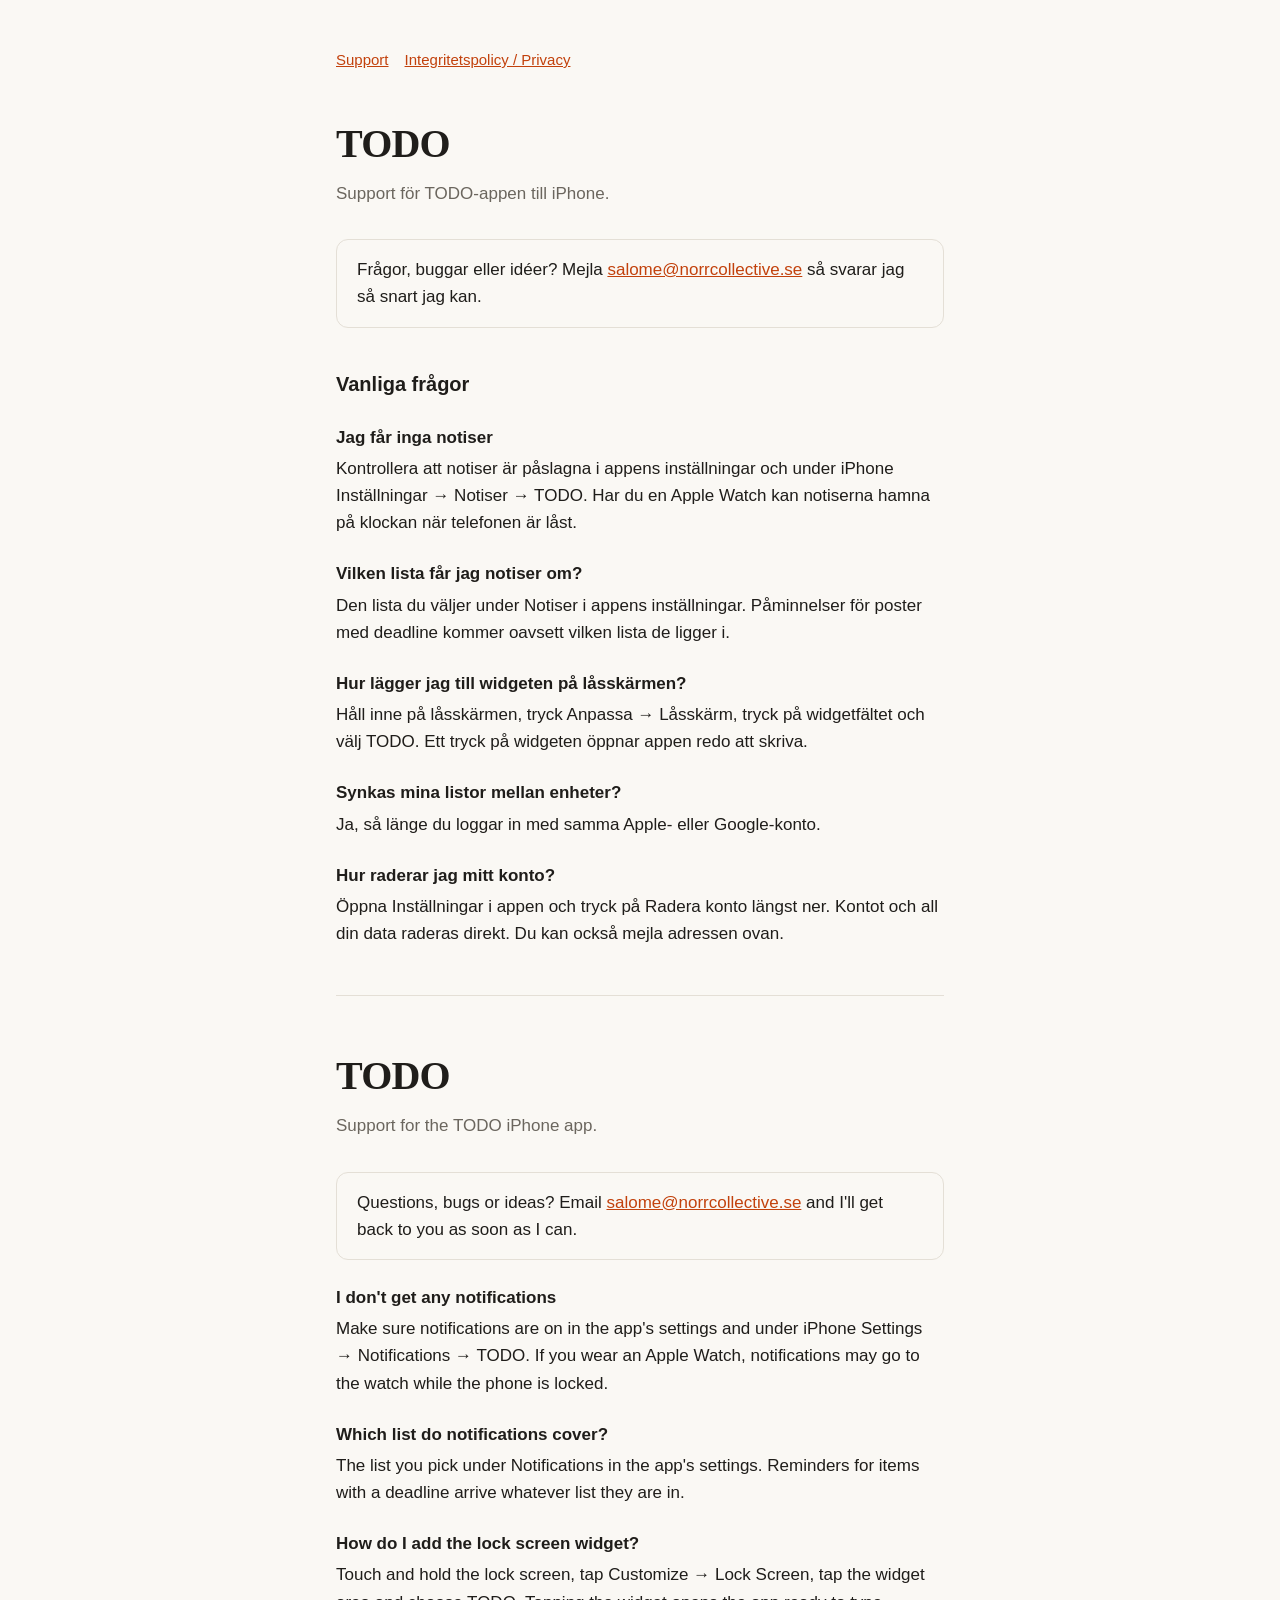
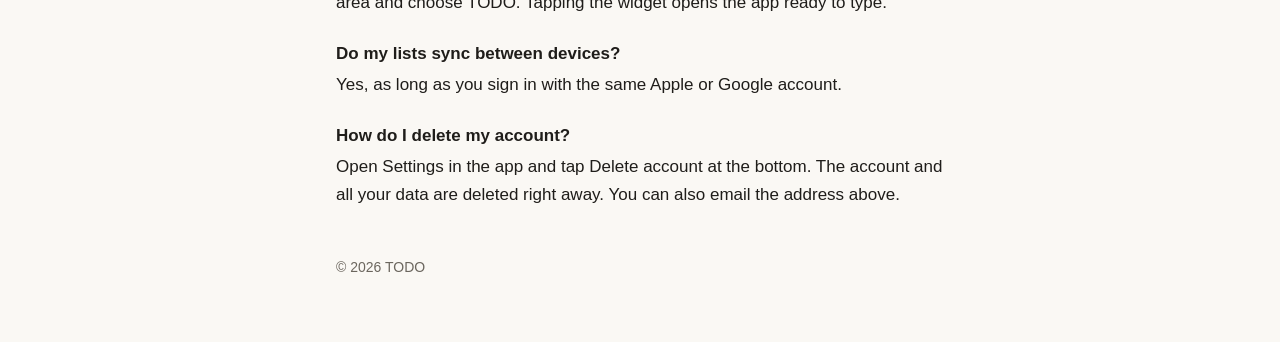
<file: index.html>
<!doctype html>
<html lang="sv">
<head>
  <meta charset="utf-8">
  <meta name="viewport" content="width=device-width, initial-scale=1">
  <title>TODO – Support</title>
  <link rel="stylesheet" href="style.css">
</head>
<body>
<main>
  <nav><a href="./">Support</a><a href="privacy.html">Integritetspolicy / Privacy</a></nav>

  <h1>TODO</h1>
  <p class="lead">Support för TODO-appen till iPhone.</p>

  <div class="contact">
    Frågor, buggar eller idéer? Mejla
    <a href="mailto:salome@norrcollective.se">salome@norrcollective.se</a>
    så svarar jag så snart jag kan.
  </div>

  <h2>Vanliga frågor</h2>

  <h3>Jag får inga notiser</h3>
  <p>Kontrollera att notiser är påslagna i appens inställningar och under iPhone Inställningar → Notiser → TODO. Har du en Apple Watch kan notiserna hamna på klockan när telefonen är låst.</p>

  <h3>Vilken lista får jag notiser om?</h3>
  <p>Den lista du väljer under Notiser i appens inställningar. Påminnelser för poster med deadline kommer oavsett vilken lista de ligger i.</p>

  <h3>Hur lägger jag till widgeten på låsskärmen?</h3>
  <p>Håll inne på låsskärmen, tryck Anpassa → Låsskärm, tryck på widgetfältet och välj TODO. Ett tryck på widgeten öppnar appen redo att skriva.</p>

  <h3>Synkas mina listor mellan enheter?</h3>
  <p>Ja, så länge du loggar in med samma Apple- eller Google-konto.</p>

  <h3>Hur raderar jag mitt konto?</h3>
  <p>Öppna Inställningar i appen och tryck på Radera konto längst ner. Kontot och all din data raderas direkt. Du kan också mejla adressen ovan.</p>

  <hr>

  <h1 lang="en">TODO</h1>
  <div lang="en">
    <p class="lead">Support for the TODO iPhone app.</p>
    <div class="contact">
      Questions, bugs or ideas? Email
      <a href="mailto:salome@norrcollective.se">salome@norrcollective.se</a>
      and I'll get back to you as soon as I can.
    </div>

    <h3>I don't get any notifications</h3>
    <p>Make sure notifications are on in the app's settings and under iPhone Settings → Notifications → TODO. If you wear an Apple Watch, notifications may go to the watch while the phone is locked.</p>

    <h3>Which list do notifications cover?</h3>
    <p>The list you pick under Notifications in the app's settings. Reminders for items with a deadline arrive whatever list they are in.</p>

    <h3>How do I add the lock screen widget?</h3>
    <p>Touch and hold the lock screen, tap Customize → Lock Screen, tap the widget area and choose TODO. Tapping the widget opens the app ready to type.</p>

    <h3>Do my lists sync between devices?</h3>
    <p>Yes, as long as you sign in with the same Apple or Google account.</p>

    <h3>How do I delete my account?</h3>
    <p>Open Settings in the app and tap Delete account at the bottom. The account and all your data are deleted right away. You can also email the address above.</p>
  </div>

  <footer>© 2026 TODO</footer>
</main>
</body>
</html>
</file>
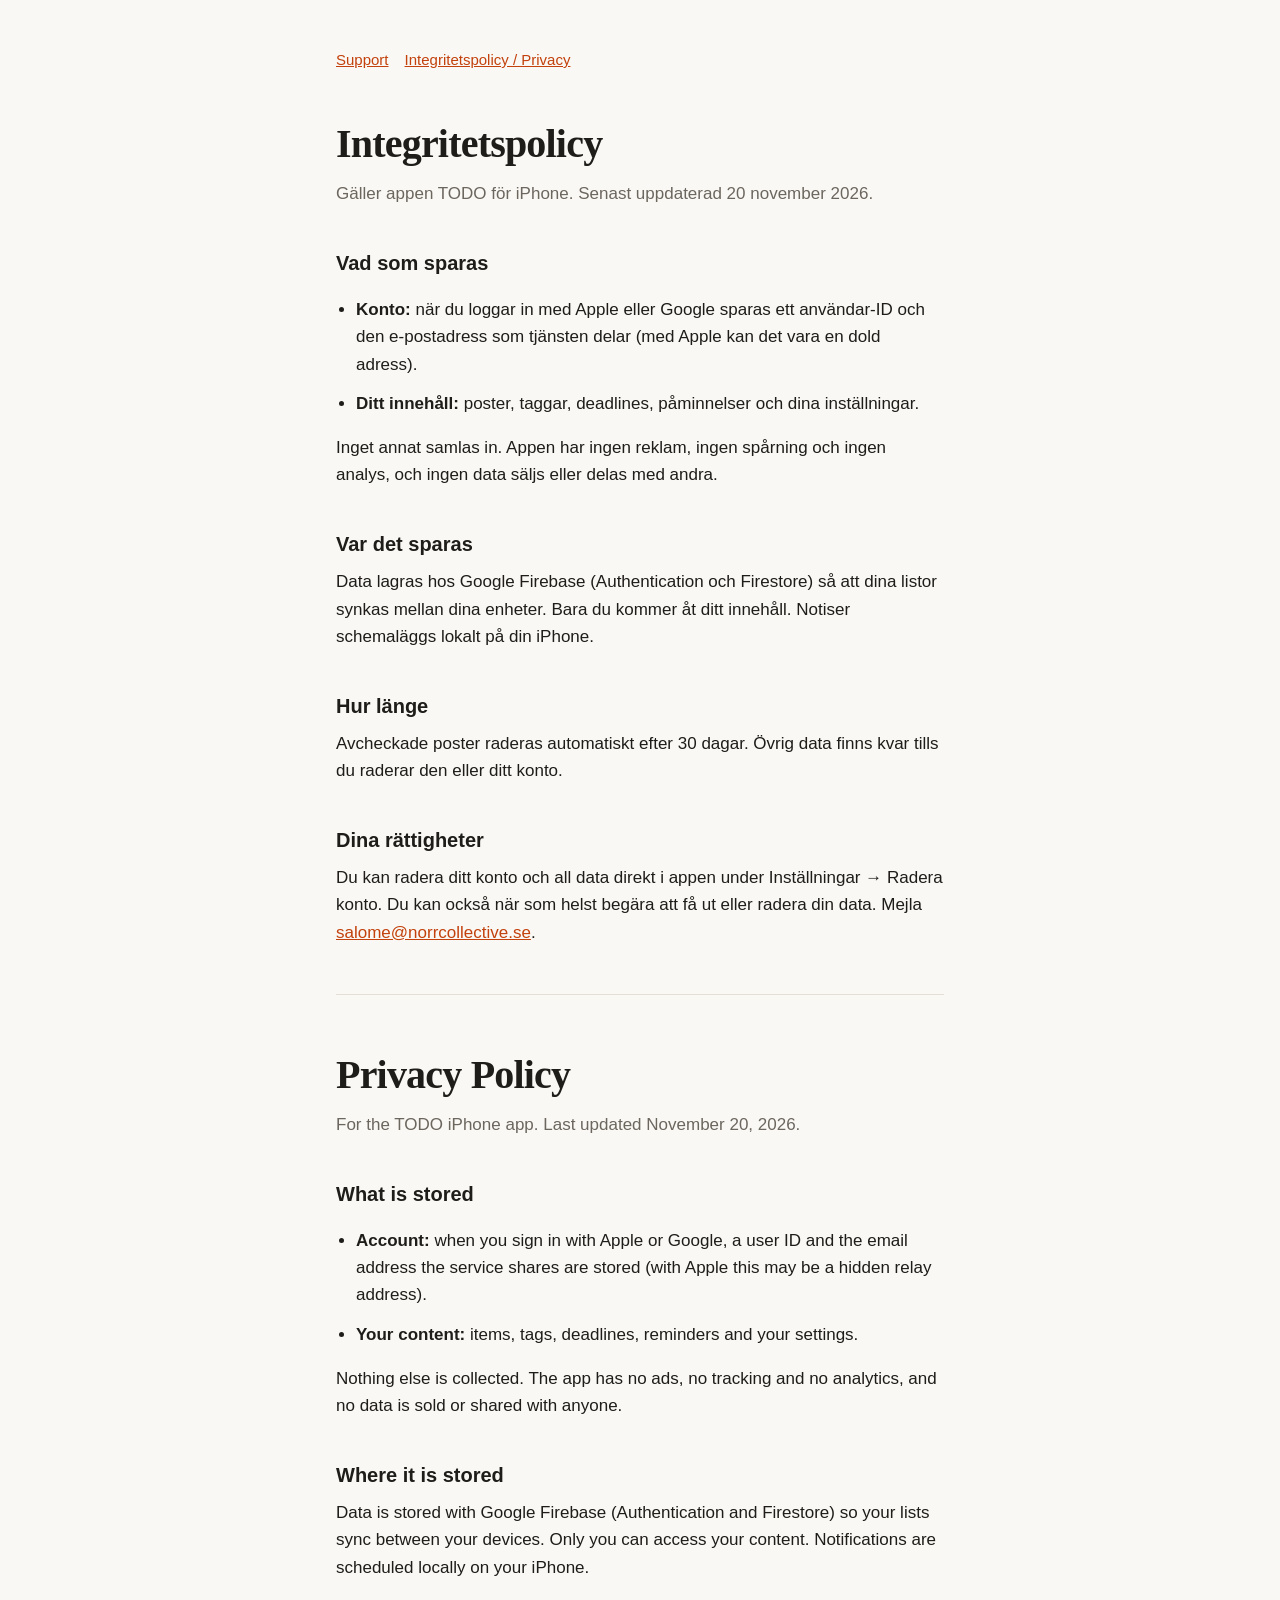
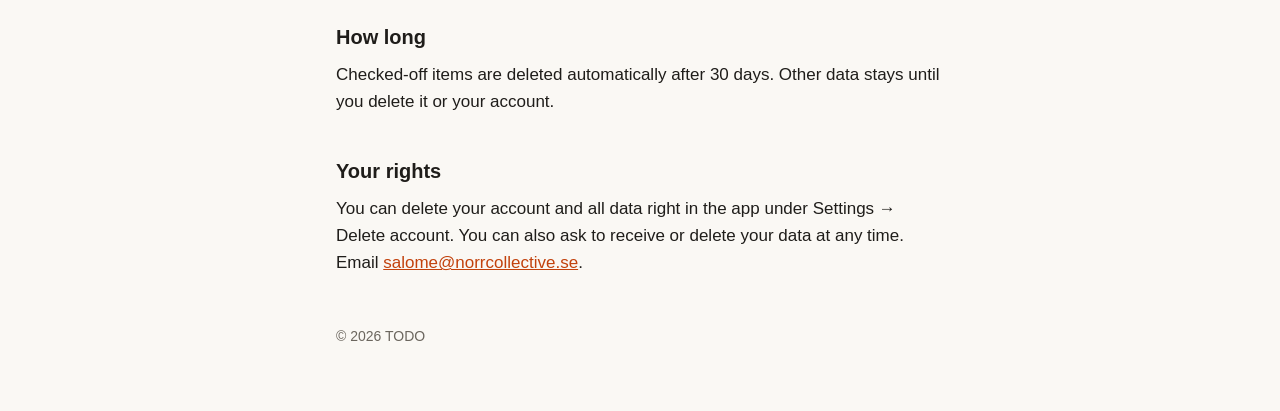
<file: privacy.html>
<!doctype html>
<html lang="sv">
<head>
  <meta charset="utf-8">
  <meta name="viewport" content="width=device-width, initial-scale=1">
  <title>TODO – Integritetspolicy</title>
  <link rel="stylesheet" href="style.css">
</head>
<body>
<main>
  <nav><a href="./">Support</a><a href="privacy.html">Integritetspolicy / Privacy</a></nav>

  <h1>Integritetspolicy</h1>
  <p class="lead">Gäller appen TODO för iPhone. Senast uppdaterad 20 november 2026.</p>

  <h2>Vad som sparas</h2>
  <ul>
    <li><strong>Konto:</strong> när du loggar in med Apple eller Google sparas ett användar-ID och den e-postadress som tjänsten delar (med Apple kan det vara en dold adress).</li>
    <li><strong>Ditt innehåll:</strong> poster, taggar, deadlines, påminnelser och dina inställningar.</li>
  </ul>
  <p>Inget annat samlas in. Appen har ingen reklam, ingen spårning och ingen analys, och ingen data säljs eller delas med andra.</p>

  <h2>Var det sparas</h2>
  <p>Data lagras hos Google Firebase (Authentication och Firestore) så att dina listor synkas mellan dina enheter. Bara du kommer åt ditt innehåll. Notiser schemaläggs lokalt på din iPhone.</p>

  <h2>Hur länge</h2>
  <p>Avcheckade poster raderas automatiskt efter 30 dagar. Övrig data finns kvar tills du raderar den eller ditt konto.</p>

  <h2>Dina rättigheter</h2>
  <p>Du kan radera ditt konto och all data direkt i appen under Inställningar → Radera konto. Du kan också när som helst begära att få ut eller radera din data. Mejla <a href="mailto:salome@norrcollective.se">salome@norrcollective.se</a>.</p>

  <hr>

  <div lang="en">
    <h1>Privacy Policy</h1>
    <p class="lead">For the TODO iPhone app. Last updated November 20, 2026.</p>

    <h2>What is stored</h2>
    <ul>
      <li><strong>Account:</strong> when you sign in with Apple or Google, a user ID and the email address the service shares are stored (with Apple this may be a hidden relay address).</li>
      <li><strong>Your content:</strong> items, tags, deadlines, reminders and your settings.</li>
    </ul>
    <p>Nothing else is collected. The app has no ads, no tracking and no analytics, and no data is sold or shared with anyone.</p>

    <h2>Where it is stored</h2>
    <p>Data is stored with Google Firebase (Authentication and Firestore) so your lists sync between your devices. Only you can access your content. Notifications are scheduled locally on your iPhone.</p>

    <h2>How long</h2>
    <p>Checked-off items are deleted automatically after 30 days. Other data stays until you delete it or your account.</p>

    <h2>Your rights</h2>
    <p>You can delete your account and all data right in the app under Settings → Delete account. You can also ask to receive or delete your data at any time. Email <a href="mailto:salome@norrcollective.se">salome@norrcollective.se</a>.</p>
  </div>

  <footer>© 2026 TODO</footer>
</main>
</body>
</html>
</file>
<file: style.css>
:root {
  --bg: #faf8f4;
  --fg: #1f1d1a;
  --muted: #6b665e;
  --line: #e4dfd6;
  --accent: #c2410c;
  color-scheme: light dark;
}
@media (prefers-color-scheme: dark) {
  :root {
    --bg: #161513;
    --fg: #f0ece5;
    --muted: #a39d93;
    --line: #2e2b27;
    --accent: #fb923c;
  }
}
* { box-sizing: border-box; }
body {
  margin: 0;
  background: var(--bg);
  color: var(--fg);
  font: 17px/1.6 -apple-system, BlinkMacSystemFont, "Segoe UI", sans-serif;
}
main { max-width: 640px; margin: 0 auto; padding: 48px 16px 64px; }
h1 { font-family: Georgia, serif; font-size: 40px; margin: 0 0 4px; letter-spacing: -0.02em; }
h2 { font-size: 20px; margin: 40px 0 8px; }
h3 { font-size: 17px; margin: 24px 0 4px; }
p, li { margin: 0 0 12px; }
ul { padding-left: 20px; }
a { color: var(--accent); }
.lead { color: var(--muted); margin-bottom: 32px; }
nav { display: flex; gap: 16px; margin-bottom: 40px; font-size: 15px; }
hr { border: 0; border-top: 1px solid var(--line); margin: 48px 0; }
.contact {
  border: 1px solid var(--line);
  border-radius: 12px;
  padding: 16px 20px;
  margin: 16px 0;
}
footer { color: var(--muted); font-size: 14px; margin-top: 48px; }
</file>
